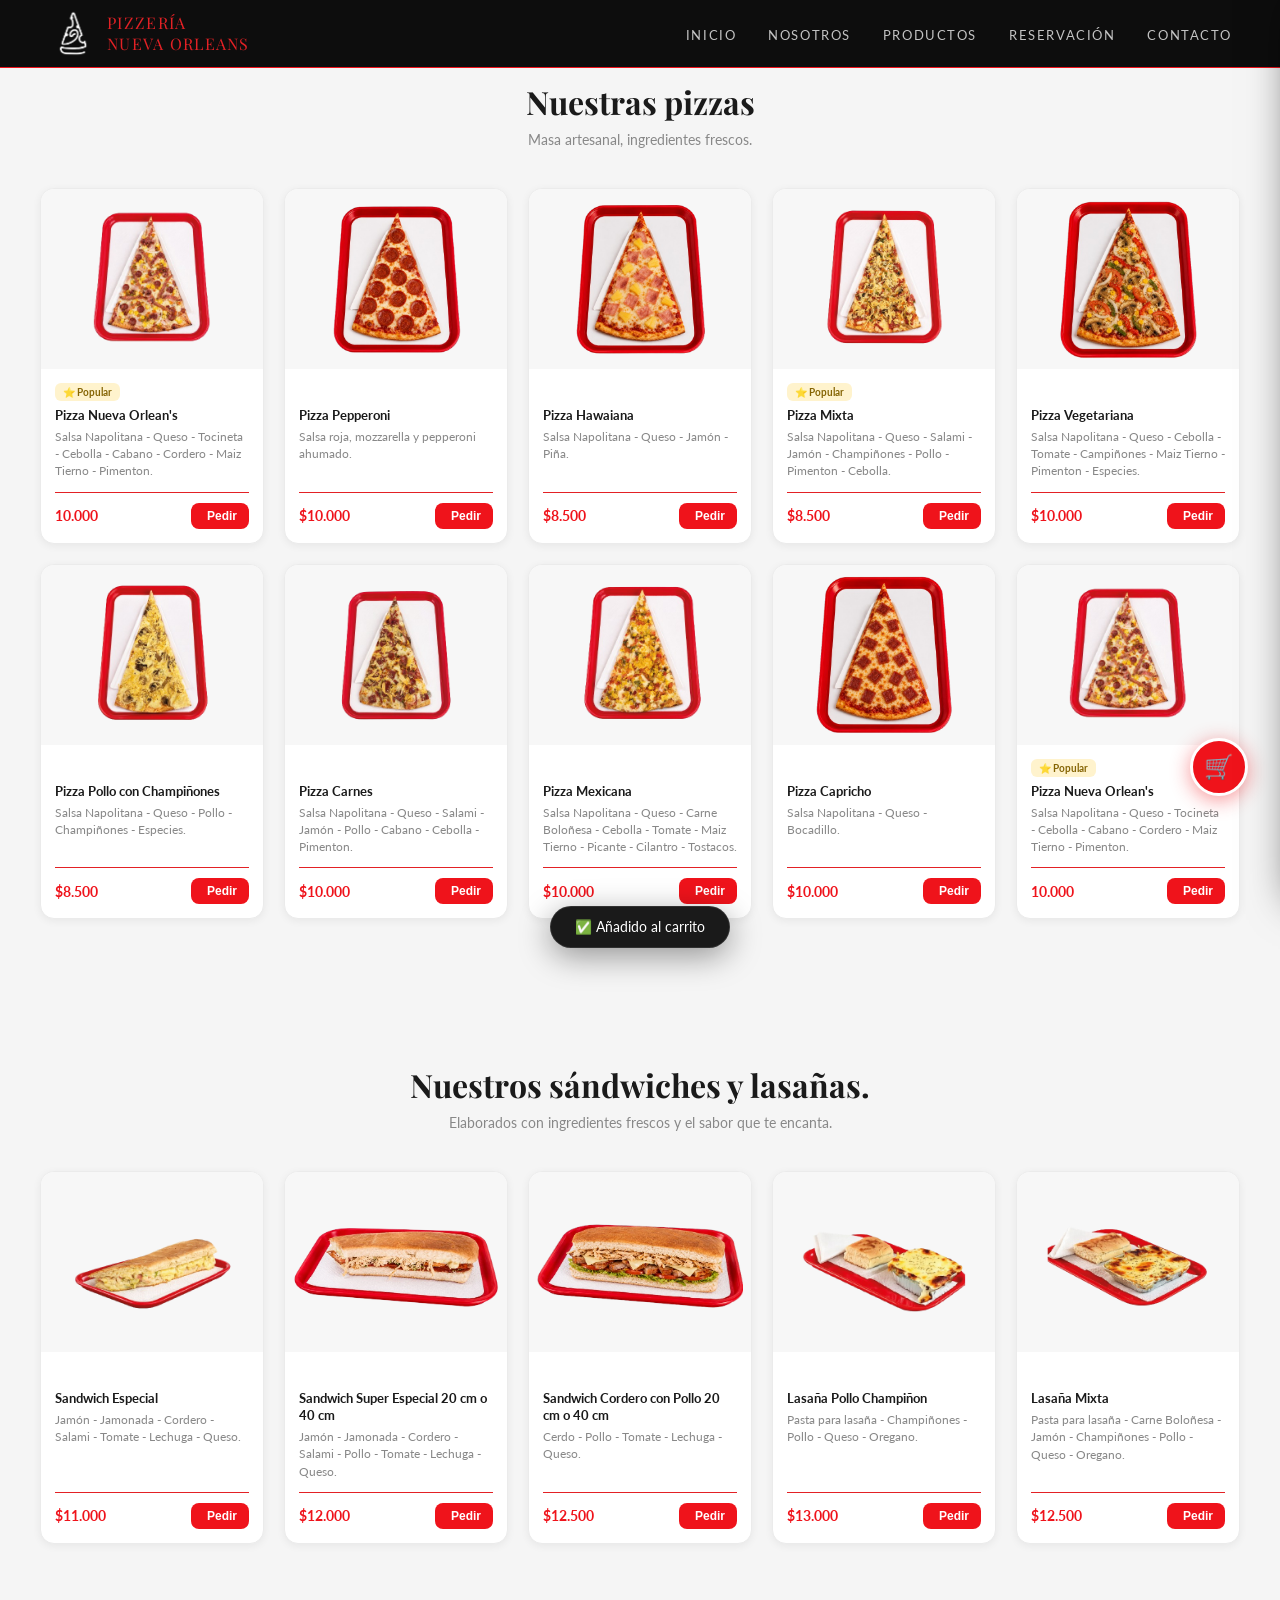
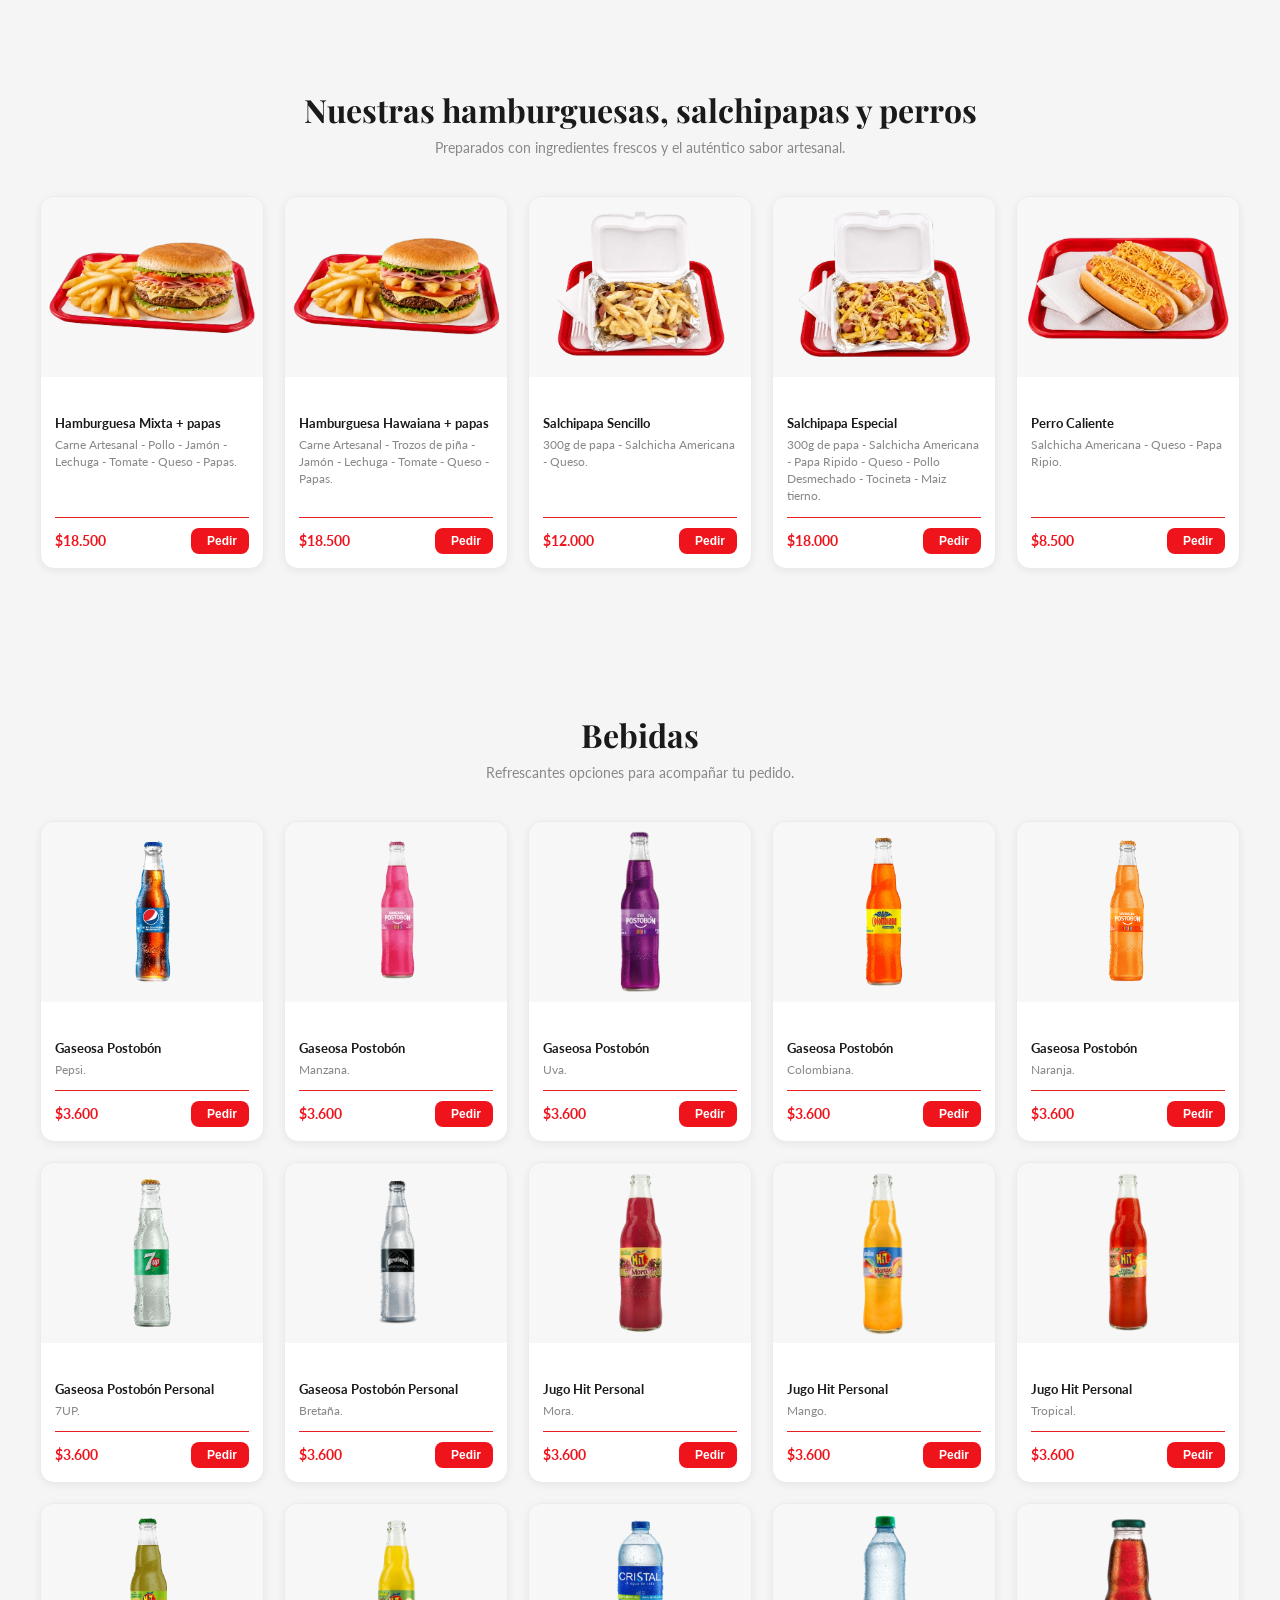
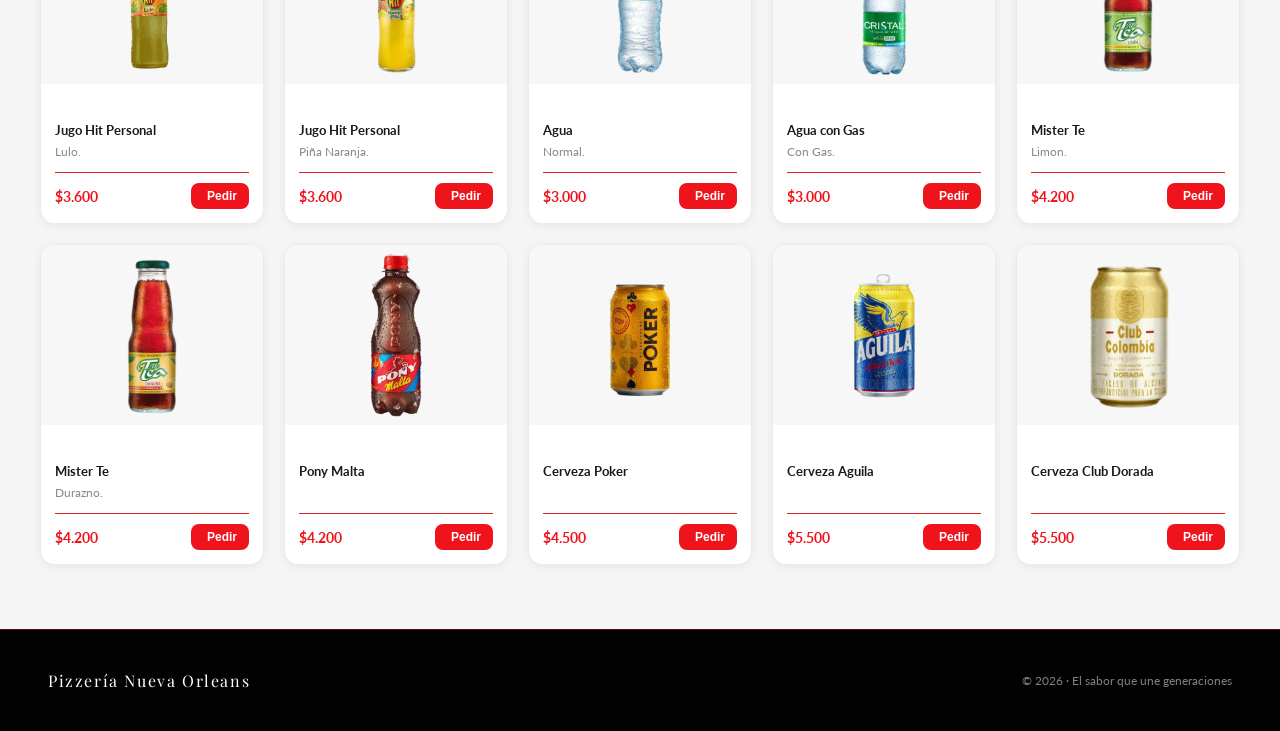
<file: productos.html>
<!DOCTYPE html>
<html lang="es">
<head>
<meta charset="utf-8">
<meta name="viewport" content="width=device-width, initial-scale=1">
<title>Productos — Pizzería Nueva Orleans</title>
<link href="https://fonts.googleapis.com/css2?family=Playfair+Display:ital,wght@0,700;1,400&family=Lato:wght@300;400;700&display=swap" rel="stylesheet">
<link rel="stylesheet" href="estilos.css">

<style>
/* ══════════════════════════════════════
   CARRITO DE COMPRAS — Nueva Orleans
══════════════════════════════════════ */

#cart-fab {
  position: fixed;
  bottom: 6.5rem;
  right: 2rem;
  width: 58px;
  height: 58px;
  background: #EF131B;
  border-radius: 50%;
  border: 3px solid #fff;
  cursor: pointer;
  z-index: 9999;
  display: flex;
  align-items: center;
  justify-content: center;
  box-shadow: 0 4px 20px rgba(239,19,27,0.45);
  transition: transform 0.2s, box-shadow 0.2s;
  font-size: 1.5rem;
}
#cart-fab:hover {
  transform: scale(1.1);
  box-shadow: 0 6px 28px rgba(239,19,27,0.6);
}
#cart-count {
  position: absolute;
  top: -4px; right: -4px;
  width: 20px; height: 20px;
  background: #fff;
  color: #EF131B;
  border-radius: 50%;
  font-size: 11px;
  font-weight: 700;
  display: none;
  align-items: center;
  justify-content: center;
  font-family: 'Lato', sans-serif;
}

#cart-panel {
  position: fixed;
  top: 0; right: -420px;
  width: 400px;
  height: 100vh;
  background: #111;
  z-index: 10000;
  display: flex;
  flex-direction: column;
  box-shadow: -8px 0 40px rgba(0,0,0,0.6);
  transition: right 0.35s cubic-bezier(0.4,0,0.2,1);
  font-family: 'Lato', sans-serif;
  border-left: 1px solid rgba(239,19,27,0.25);
}
#cart-panel.open { right: 0; }

#cart-overlay {
  position: fixed;
  inset: 0;
  background: rgba(0,0,0,0.55);
  z-index: 9999;
  opacity: 0;
  pointer-events: none;
  transition: opacity 0.35s;
}
#cart-overlay.open {
  opacity: 1;
  pointer-events: all;
}

#cart-header {
  background: #EF131B;
  padding: 18px 20px;
  display: flex;
  align-items: center;
  justify-content: space-between;
}
#cart-header h3 {
  color: #fff;
  font-family: 'Playfair Display', serif;
  font-size: 1.2rem;
  margin: 0;
}
#cart-header-right {
  display: flex;
  align-items: center;
  gap: 12px;
}
#cart-items-count {
  color: rgba(255,255,255,0.8);
  font-size: 0.8rem;
}
#cart-close-btn {
  background: none;
  border: none;
  color: #fff;
  font-size: 1.4rem;
  cursor: pointer;
  line-height: 1;
  padding: 0;
}

#cart-items {
  flex: 1;
  overflow-y: auto;
  padding: 16px;
  display: flex;
  flex-direction: column;
  gap: 12px;
}
#cart-items::-webkit-scrollbar { width: 4px; }
#cart-items::-webkit-scrollbar-thumb { background: rgba(255,255,255,0.15); border-radius: 4px; }

#cart-empty {
  display: flex;
  flex-direction: column;
  align-items: center;
  justify-content: center;
  height: 100%;
  color: rgba(255,255,255,0.3);
  gap: 12px;
  font-size: 0.9rem;
}
#cart-empty .empty-icon { font-size: 3rem; }

.cart-item {
  background: #1a1a1a;
  border-radius: 12px;
  padding: 14px;
  display: flex;
  align-items: center;
  gap: 12px;
  border: 1px solid rgba(255,255,255,0.06);
  animation: slideIn 0.25s ease;
}
@keyframes slideIn {
  from { opacity: 0; transform: translateX(20px); }
  to   { opacity: 1; transform: translateX(0); }
}
.cart-item-emoji { font-size: 2rem; flex-shrink: 0; }
.cart-item-info { flex: 1; min-width: 0; }
.cart-item-name {
  color: #fff;
  font-weight: 700;
  font-size: 0.88rem;
  white-space: nowrap;
  overflow: hidden;
  text-overflow: ellipsis;
}
.cart-item-price {
  color: #EF131B;
  font-size: 0.82rem;
  font-weight: 700;
  margin-top: 2px;
}
.cart-item-controls {
  display: flex;
  align-items: center;
  gap: 8px;
  flex-shrink: 0;
}
.cart-qty-btn {
  width: 28px; height: 28px;
  border-radius: 50%;
  border: 1px solid rgba(255,255,255,0.2);
  background: transparent;
  color: #fff;
  font-size: 1rem;
  cursor: pointer;
  display: flex; align-items: center; justify-content: center;
  transition: background 0.2s, border-color 0.2s;
}
.cart-qty-btn:hover { background: #EF131B; border-color: #EF131B; }
.cart-qty-btn.minus:hover { background: #333; border-color: #555; }
.cart-qty {
  color: #fff;
  font-weight: 700;
  font-size: 0.9rem;
  min-width: 20px;
  text-align: center;
}

#cart-footer {
  padding: 16px 20px;
  border-top: 1px solid rgba(255,255,255,0.08);
  background: #0a0a0a;
}
#cart-subtotal-row {
  display: flex;
  justify-content: space-between;
  align-items: center;
  margin-bottom: 6px;
}
#cart-subtotal-label {
  color: rgba(255,255,255,0.5);
  font-size: 0.82rem;
}
#cart-subtotal {
  color: #fff;
  font-weight: 700;
  font-size: 1rem;
}
#cart-total-row {
  display: flex;
  justify-content: space-between;
  align-items: center;
  margin-bottom: 16px;
  padding-top: 10px;
  border-top: 1px solid rgba(255,255,255,0.08);
}
#cart-total-label {
  color: #fff;
  font-weight: 700;
  font-size: 1rem;
}
#cart-total {
  color: #EF131B;
  font-weight: 700;
  font-size: 1.3rem;
}
#cart-note-label {
  color: rgba(255,255,255,0.45);
  font-size: 0.75rem;
  margin-bottom: 6px;
  display: block;
}
#cart-note {
  width: 100%;
  background: rgba(255,255,255,0.07);
  border: 1px solid rgba(255,255,255,0.12);
  border-radius: 8px;
  color: #fff;
  padding: 8px 12px;
  font-size: 0.82rem;
  font-family: 'Lato', sans-serif;
  outline: none;
  resize: none;
  margin-bottom: 12px;
  box-sizing: border-box;
  transition: border-color 0.2s;
}
#cart-note:focus { border-color: #EF131B; }
#cart-note::placeholder { color: rgba(255,255,255,0.25); }
#cart-whatsapp-btn {
  width: 100%;
  background: #25D366;
  color: #fff;
  border: none;
  border-radius: 10px;
  padding: 14px;
  font-size: 0.95rem;
  font-weight: 700;
  font-family: 'Lato', sans-serif;
  cursor: pointer;
  display: flex;
  align-items: center;
  justify-content: center;
  gap: 10px;
  transition: background 0.2s, transform 0.15s;
  letter-spacing: 0.03em;
}
#cart-whatsapp-btn:hover { background: #1da851; transform: translateY(-1px); }
#cart-whatsapp-btn:disabled {
  background: #333;
  color: rgba(255,255,255,0.3);
  cursor: not-allowed;
  transform: none;
}
.wa-icon { font-size: 1.2rem; }

#cart-toast {
  position: fixed;
  bottom: 2rem;
  left: 50%;
  transform: translateX(-50%) translateY(80px);
  background: #1a1a1a;
  color: #fff;
  padding: 12px 24px;
  border-radius: 50px;
  font-family: 'Lato', sans-serif;
  font-size: 0.85rem;
  border: 1px solid rgba(255,255,255,0.1);
  z-index: 11000;
  transition: transform 0.3s cubic-bezier(0.34,1.56,0.64,1);
  white-space: nowrap;
  box-shadow: 0 8px 32px rgba(0,0,0,0.4);
}
#cart-toast.show { transform: translateX(-50%) translateY(0); }

.btn-agregar.added {
  background: #25D366 !important;
  transform: scale(0.95);
}

@media (max-width: 480px) {
  #cart-panel { width: 100vw; right: -100vw; }
  #cart-fab { left: 1rem; }
}
</style>
</head>
<body>

<!-- ══ LANDBOT ══ -->
<script type="module" src="https://cdn.landbot.io/landbot-3/landbot-3.0.0.mjs"></script>
<script type="module">
  var myLandbot = new Landbot.Livechat({
    configUrl: 'https://storage.googleapis.com/landbot.online/v3/H-3442776-2L0ROHSTXXLOWY45/index.json',
  });
</script>

<!-- ══ CARRITO: botón flotante ══ -->
<button id="cart-fab" title="Ver carrito">
  🛒
  <span id="cart-count"></span>
</button>

<!-- ══ CARRITO: overlay ══ -->
<div id="cart-overlay"></div>

<!-- ══ CARRITO: panel lateral ══ -->
<div id="cart-panel">
  <div id="cart-header">
    <h3>🍕 Tu pedido</h3>
    <div id="cart-header-right">
      <span id="cart-items-count"></span>
      <button id="cart-close-btn">✕</button>
    </div>
  </div>

  <div id="cart-items">
    <div id="cart-empty">
      <span class="empty-icon">🍕</span>
      <span>Tu carrito está vacío</span>
      <span style="font-size:0.78rem; color:rgba(255,255,255,0.2)">Agrega pizzas para hacer tu pedido</span>
    </div>
  </div>

  <div id="cart-footer">
    <div id="cart-subtotal-row">
      <span id="cart-subtotal-label">Subtotal</span>
      <span id="cart-subtotal">$0</span>
    </div>
    <div id="cart-total-row">
      <span id="cart-total-label">Total</span>
      <span id="cart-total">$0</span>
    </div>
    <label id="cart-note-label">Nota para tu pedido (Especifica si deseas la porción o la familiar, Sandwich de 20 o 40 cm) Ya que los precios varian.</label>
    <textarea id="cart-note" rows="2" placeholder="Ej: sin cebolla, extra queso…"></textarea>
    <button id="cart-whatsapp-btn" disabled>
      <span class="wa-icon">📲</span> Enviar pedido por WhatsApp
    </button>
  </div>
</div>

<!-- ══ TOAST ══ -->
<div id="cart-toast">✅ Añadido al carrito</div>

<!-- ══ NAVEGACIÓN ══ -->
<nav>
  <div class="nav-brand">
    <img src="LogoPizzeria.png" alt="Logo" class="nav-logo-img">
    <span class="nav-logo">Pizzería<br>Nueva Orleans</span>
  </div>
  <ul class="nav-links">
    <li><a href="index.html">Inicio</a></li>
    <li><a href="nosotros.html">Nosotros</a></li>
    <li><a href="productos.html">Productos</a></li>
    <li><a href="reservacion.html">Reservación</a></li>
    <li><a href="contacto.html">Contacto</a></li>
  </ul>
</nav>

<!-- ══ PIZZAS ══ -->
<section id="productos" class="productos-section">
  <div class="section-header">
    <h2>Nuestras pizzas</h2>
    <p>Masa artesanal, ingredientes frescos.</p>
  </div>
  <div class="productos-grid">

    <div class="producto-card" data-nombre="Porción Pizza Nueva Orlean's" data-precio="10000">
      <img src="ImagenesProductos/NvaO.png" alt="" class="producto-img">
      <div class="producto-info">
        <span class="badge-popular">⭐ Popular</span>
        <p class="producto-nombre">Pizza Nueva Orlean's</p>
        <p class="producto-desc">Salsa Napolitana - Queso - Tocineta - Cebolla - Cabano - Cordero - Maiz Tierno - Pimenton.</p>
        <div class="producto-footer">
          <span class="producto-precio">10.000</span>
          <button class="btn-agregar"><i class="ti ti-plus" style="font-size:13px"></i> Pedir</button>
        </div>
      </div>
    </div>

    <div class="producto-card" data-nombre="Porción Pizza Pepperoni" data-precio="10000">
      <img src="ImagenesProductos/Peperoni.png" alt="" class="producto-img">
      <div class="producto-info">
        <span class="badge-empty">x</span>
        <p class="producto-nombre">Pizza Pepperoni</p>
        <p class="producto-desc">Salsa roja, mozzarella y pepperoni ahumado.</p>
        <div class="producto-footer">
          <span class="producto-precio">$10.000</span>
          <button class="btn-agregar"><i class="ti ti-plus" style="font-size:13px"></i> Pedir</button>
        </div>
      </div>
    </div>

    <div class="producto-card" data-nombre="Porción Pizza Hawaiana" data-precio="8500">
      <img src="ImagenesProductos/Hawaiana.png" alt="" class="producto-img">
      <div class="producto-info">
        <span class="badge-empty">x</span>
        <p class="producto-nombre">Pizza Hawaiana</p>
        <p class="producto-desc">Salsa Napolitana - Queso - Jamón - Piña.</p>
        <div class="producto-footer">
          <span class="producto-precio">$8.500</span>
          <button class="btn-agregar"><i class="ti ti-plus" style="font-size:13px"></i> Pedir</button>
        </div>
      </div>
    </div>

    <div class="producto-card" data-nombre="Porción Pizza Mixta" data-precio="8500">
      <img src="ImagenesProductos/Mixta.png" alt="" class="producto-img">
      <div class="producto-info">
        <span class="badge-popular">⭐ Popular</span>
        <p class="producto-nombre">Pizza Mixta</p>
        <p class="producto-desc">Salsa Napolitana - Queso - Salami - Jamón - Champiñones - Pollo - Pimenton - Cebolla.</p>
        <div class="producto-footer">
          <span class="producto-precio">$8.500</span>
          <button class="btn-agregar"><i class="ti ti-plus" style="font-size:13px"></i> Pedir</button>
        </div>
      </div>
    </div>

    <div class="producto-card" data-nombre="Porcion Pizza Vegetariana" data-precio="10000">
      <img src="ImagenesProductos/Vegetariana.png" alt="" class="producto-img">
      <div class="producto-info">
        <span class="badge-empty">x</span>
        <p class="producto-nombre">Pizza Vegetariana</p>
        <p class="producto-desc">Salsa Napolitana - Queso - Cebolla - Tomate - Campiñones - Maiz Tierno - Pimenton - Especies.</p>
        <div class="producto-footer">
          <span class="producto-precio">$10.000</span>
          <button class="btn-agregar"><i class="ti ti-plus" style="font-size:13px"></i> Pedir</button>
        </div>
      </div>
    </div>

    <div class="producto-card" data-nombre="Porcion Pizza Pollo con Champiñones" data-precio="8500">
      <img src="ImagenesProductos/Pollo.png" alt="" class="producto-img">
      <div class="producto-info">
        <span class="badge-empty">x</span>
        <p class="producto-nombre">Pizza Pollo con Champiñones</p>
        <p class="producto-desc">Salsa Napolitana - Queso - Pollo - Champiñones - Especies.</p>
        <div class="producto-footer">
          <span class="producto-precio">$8.500</span>
          <button class="btn-agregar"><i class="ti ti-plus" style="font-size:13px"></i> Pedir</button>
        </div>
      </div>
    </div>

    <div class="producto-card" data-nombre="Porción Pizza Carnes" data-precio="10000">
      <img src="ImagenesProductos/Carnes.png" alt="" class="producto-img">
      <div class="producto-info">
        <span class="badge-empty">x</span>
        <p class="producto-nombre">Pizza Carnes</p>
        <p class="producto-desc">Salsa Napolitana - Queso - Salami - Jamón - Pollo - Cabano - Cebolla - Pimenton.</p>
        <div class="producto-footer">
          <span class="producto-precio">$10.000</span>
          <button class="btn-agregar"><i class="ti ti-plus" style="font-size:13px"></i> Pedir</button>
        </div>
      </div>
    </div>

    <div class="producto-card" data-nombre="Porción Pizza Mexicana" data-precio="10000">
      <img src="ImagenesProductos/Mexicana.png" alt="" class="producto-img">
      <div class="producto-info">
        <span class="badge-empty">x</span>
        <p class="producto-nombre">Pizza Mexicana</p>
        <p class="producto-desc">Salsa Napolitana - Queso - Carne Boloñesa - Cebolla - Tomate - Maiz Tierno - Picante - Cilantro - Tostacos.</p>
        <div class="producto-footer">
          <span class="producto-precio">$10.000</span>
          <button class="btn-agregar"><i class="ti ti-plus" style="font-size:13px"></i> Pedir</button>
        </div>
      </div>
    </div>

    <div class="producto-card" data-nombre="Porción Pizza Capricho" data-precio="10000">
      <img src="ImagenesProductos/Capricho.png" alt="" class="producto-img">
      <div class="producto-info">
        <span class="badge-empty">x</span>
        <p class="producto-nombre">Pizza Capricho</p>
        <p class="producto-desc">Salsa Napolitana - Queso - Bocadillo.</p>
        <div class="producto-footer">
          <span class="producto-precio">$10.000</span>
          <button class="btn-agregar"><i class="ti ti-plus" style="font-size:13px"></i> Pedir</button>
        </div>
      </div>
    </div>

<div class="producto-card" data-nombre="Porción Pizza Nueva Orlean's" data-precio="10000">
      <img src="ImagenesProductos/NvaO.png" alt="" class="producto-img">
      <div class="producto-info">
        <span class="badge-popular">⭐ Popular</span>
        <p class="producto-nombre">Pizza Nueva Orlean's</p>
        <p class="producto-desc">Salsa Napolitana - Queso - Tocineta - Cebolla - Cabano - Cordero - Maiz Tierno - Pimenton.</p>
        <div class="producto-footer">
          <span class="producto-precio">10.000</span>
          <button class="btn-agregar"><i class="ti ti-plus" style="font-size:13px"></i> Pedir</button>
        </div>
      </div>
    </div>

</section>
<!-- ══ LASAÑAS ══ --> <!-- ══ SÁNDWICHES ══ -->
<section class="productos-section">
  <div class="section-header">
    <h2>Nuestros sándwiches y lasañas.</h2>
    <p>Elaborados con ingredientes frescos y el sabor que te encanta.</p>
  </div>
  <div class="productos-grid">

    <div class="producto-card" data-nombre="Porción Sandwich Especial" data-precio="11000">
      <img src="ImagenesProductos/SandwichE.png" alt="" class="producto-img">
      <div class="producto-info">
        <span class="badge-empty">x</span>
        <p class="producto-nombre">Sandwich Especial</p>
        <p class="producto-desc">Jamón - Jamonada - Cordero - Salami - Tomate - Lechuga - Queso.</p>
        <div class="producto-footer">
          <span class="producto-precio">$11.000</span>
          <button class="btn-agregar"><i class="ti ti-plus" style="font-size:13px"></i> Pedir</button>
        </div>
      </div>
    </div>

    <div class="producto-card" data-nombre="Porción Sandwich Super Especial 20 cm" data-precio="12000">
      <img src="ImagenesProductos/SandwichSE.png" alt="" class="producto-img">
      <div class="producto-info">
        <span class="badge-empty">x</span>
        <p class="producto-nombre">Sandwich Super Especial 20 cm o 40 cm</p>
        <p class="producto-desc">Jamón - Jamonada - Cordero - Salami - Pollo - Tomate - Lechuga - Queso.</p>
        <div class="producto-footer">
          <span class="producto-precio">$12.000</span>
          <button class="btn-agregar"><i class="ti ti-plus" style="font-size:13px"></i> Pedir</button>
        </div>
      </div>
    </div>

    <div class="producto-card" data-nombre="Porción Sandwich Cordero con Pollo 20 cm" data-precio="12500">
      <img src="ImagenesProductos/SandwichC.png" alt="" class="producto-img">
      <div class="producto-info">
        <span class="badge-empty">x</span>
        <p class="producto-nombre">Sandwich Cordero con Pollo 20 cm o 40 cm</p>
        <p class="producto-desc">Cerdo - Pollo - Tomate - Lechuga - Queso.</p>
        <div class="producto-footer">
          <span class="producto-precio">$12.500</span>
          <button class="btn-agregar"><i class="ti ti-plus" style="font-size:13px"></i> Pedir</button>
        </div>
      </div>
    </div>

     <div class="producto-card" data-nombre="Porción Lasaña Pollo y Champiñon" data-precio="13000">
      <img src="ImagenesProductos/LasañaC.png" alt="" class="producto-img">
      <div class="producto-info">
        <span class="badge-empty">x</span>
        <p class="producto-nombre">Lasaña Pollo Champiñon</p>
        <p class="producto-desc">Pasta para lasaña - Champiñones - Pollo - Queso - Oregano.</p>
        <div class="producto-footer">
          <span class="producto-precio">$13.000</span>
          <button class="btn-agregar"><i class="ti ti-plus" style="font-size:13px"></i> Pedir</button>
        </div>
      </div>
    </div>

 <div class="producto-card" data-nombre="Porción Lasaña Mixta" data-precio="12500">
      <img src="ImagenesProductos/LasañaM.png" alt="" class="producto-img">
      <div class="producto-info">
        <span class="badge-empty">x</span>
        <p class="producto-nombre">Lasaña Mixta</p>
        <p class="producto-desc">Pasta para lasaña - Carne Boloñesa - Jamón - Champiñones - Pollo - Queso - Oregano.</p>
        <div class="producto-footer">
          <span class="producto-precio">$12.500</span>
          <button class="btn-agregar"><i class="ti ti-plus" style="font-size:13px"></i> Pedir</button>
        </div>
      </div>
    </div>
     
</section>

<!-- ══ HAMBURGUESAS, SALCHIPAPAS Y PERRO CALIENTE ══ -->
<section class="productos-section">
  <div class="section-header">
    <h2>Nuestras hamburguesas, salchipapas y perros</h2>
    <p>Preparados con ingredientes frescos y el auténtico sabor artesanal.</p>
  </div>
  <div class="productos-grid">

    <div class="producto-card" data-nombre="Hamburguesa Mixta + Papas" data-precio="18500">
      <img src="ImagenesProductos/HamburguesaM.png" alt="" class="producto-img">
      <div class="producto-info">
        <span class="badge-empty">x</span>
        <p class="producto-nombre">Hamburguesa Mixta + papas</p>
        <p class="producto-desc">Carne Artesanal - Pollo - Jamón - Lechuga - Tomate - Queso - Papas.</p>
        <div class="producto-footer">
          <span class="producto-precio">$18.500</span>
          <button class="btn-agregar"><i class="ti ti-plus" style="font-size:13px"></i> Pedir</button>
        </div>
      </div>
    </div>

    <div class="producto-card" data-nombre="Hamburguesa Hawaiana + Papas" data-precio="18500">
      <img src="ImagenesProductos/HamburguesaH.png" alt="" class="producto-img">
      <div class="producto-info">
        <span class="badge-empty">x</span>
        <p class="producto-nombre">Hamburguesa Hawaiana + papas</p>
        <p class="producto-desc">Carne Artesanal - Trozos de piña - Jamón - Lechuga - Tomate - Queso - Papas.</p>
        <div class="producto-footer">
          <span class="producto-precio">$18.500</span>
          <button class="btn-agregar"><i class="ti ti-plus" style="font-size:13px"></i> Pedir</button>
        </div>
      </div>
    </div>

    <div class="producto-card" data-nombre="Salchipapa Sencillo" data-precio="12000">
      <img src="ImagenesProductos/SalchipapaS.png" alt="" class="producto-img">
      <div class="producto-info">
        <span class="badge-empty">x</span>
        <p class="producto-nombre">Salchipapa Sencillo</p>
        <p class="producto-desc">300g de papa - Salchicha Americana - Queso.</p>
        <div class="producto-footer">
          <span class="producto-precio">$12.000</span>
          <button class="btn-agregar"><i class="ti ti-plus" style="font-size:13px"></i> Pedir</button>
        </div>
      </div>
    </div>

    <div class="producto-card" data-nombre="Salchipapa Especial" data-precio="18000">
      <img src="ImagenesProductos/SalchipapaE.png" alt="" class="producto-img">
      <div class="producto-info">
        <span class="badge-empty">x</span>
        <p class="producto-nombre">Salchipapa Especial</p>
        <p class="producto-desc">300g de papa - Salchicha Americana - Papa Ripido - Queso - Pollo Desmechado - Tocineta - Maiz tierno.</p>
        <div class="producto-footer">
          <span class="producto-precio">$18.000</span>
          <button class="btn-agregar"><i class="ti ti-plus" style="font-size:13px"></i> Pedir</button>
        </div>
      </div>
    </div>

    <div class="producto-card" data-nombre="Perro Caliente" data-precio="8500">
      <img src="ImagenesProductos/PerroC.png" alt="" class="producto-img">
      <div class="producto-info">
        <span class="badge-empty">x</span>
        <p class="producto-nombre">Perro Caliente</p>
        <p class="producto-desc">Salchicha Americana - Queso - Papa Ripio.</p>
        <div class="producto-footer">
          <span class="producto-precio">$8.500</span>
          <button class="btn-agregar"><i class="ti ti-plus" style="font-size:13px"></i> Pedir</button>
        </div>
      </div>
    </div>

  </div>
</section>

<!-- ══ BEBIDAS ══ -->
<section class="productos-section">
  <div class="section-header">
    <h2>Bebidas</h2>
    <p>Refrescantes opciones para acompañar tu pedido.</p>
  </div>
  <div class="productos-grid">

    <div class="producto-card" data-nombre="Gaseosa Postobón Pepsi" data-precio="3600">
      <img src="ImagenesProductos/Pepsi.png" alt="Gaseosa Postobón Personal" class="producto-img">
      <div class="producto-info">
        <span class="badge-empty">x</span>
        <p class="producto-nombre">Gaseosa Postobón</p>
        <p class="producto-desc">Pepsi.</p>
        <div class="producto-footer">
          <span class="producto-precio">$3.600</span>
          <button class="btn-agregar"><i class="ti ti-plus" style="font-size:13px"></i> Pedir</button>
        </div>
      </div>
    </div>

    <div class="producto-card" data-nombre="Gaseosa Postobón Manzana" data-precio="3600">
      <img src="ImagenesProductos/Manzana.png" alt="Gaseosa Postobón Personal" class="producto-img">
      <div class="producto-info">
        <span class="badge-empty">x</span>
        <p class="producto-nombre">Gaseosa Postobón</p>
        <p class="producto-desc">Manzana.</p>
        <div class="producto-footer">
          <span class="producto-precio">$3.600</span>
          <button class="btn-agregar"><i class="ti ti-plus" style="font-size:13px"></i> Pedir</button>
        </div>
      </div>
    </div>

    <div class="producto-card" data-nombre="Gaseosa Postobón Uva" data-precio="3600">
      <img src="ImagenesProductos/Uva.png" alt="Gaseosa Postobón Personal" class="producto-img">
      <div class="producto-info">
        <span class="badge-empty">x</span>
        <p class="producto-nombre">Gaseosa Postobón</p>
        <p class="producto-desc">Uva.</p>
        <div class="producto-footer">
          <span class="producto-precio">$3.600</span>
          <button class="btn-agregar"><i class="ti ti-plus" style="font-size:13px"></i> Pedir</button>
        </div>
      </div>
    </div>

    <div class="producto-card" data-nombre="Gaseosa Postobón Colombiana" data-precio="3600">
      <img src="ImagenesProductos/Colombiana.png" alt="Gaseosa Postobón Personal" class="producto-img">
      <div class="producto-info">
        <span class="badge-empty">x</span>
        <p class="producto-nombre">Gaseosa Postobón</p>
        <p class="producto-desc">Colombiana.</p>
        <div class="producto-footer">
          <span class="producto-precio">$3.600</span>
          <button class="btn-agregar"><i class="ti ti-plus" style="font-size:13px"></i> Pedir</button>
        </div>
      </div>
    </div>

    <div class="producto-card" data-nombre="Gaseosa Postobón Naranja" data-precio="3600">
      <img src="ImagenesProductos/Naranja.png" alt="Gaseosa Postobón Personal" class="producto-img">
      <div class="producto-info">
        <span class="badge-empty">x</span>
        <p class="producto-nombre">Gaseosa Postobón</p>
        <p class="producto-desc">Naranja.</p>
        <div class="producto-footer">
          <span class="producto-precio">$3.600</span>
          <button class="btn-agregar"><i class="ti ti-plus" style="font-size:13px"></i> Pedir</button>
        </div>
      </div>
    </div>

    <div class="producto-card" data-nombre="Gaseosa Postobón 7UP" data-precio="3600">
      <img src="ImagenesProductos/7up.png" alt="Gaseosa Postobón Personal" class="producto-img">
      <div class="producto-info">
        <span class="badge-empty">x</span>
        <p class="producto-nombre">Gaseosa Postobón Personal</p>
        <p class="producto-desc">7UP.</p>
        <div class="producto-footer">
          <span class="producto-precio">$3.600</span>
          <button class="btn-agregar"><i class="ti ti-plus" style="font-size:13px"></i> Pedir</button>
        </div>
      </div>
    </div>

    <div class="producto-card" data-nombre="Gaseosa Postobón Bretaña" data-precio="3600">
      <img src="ImagenesProductos/Bretaña.png" alt="" class="producto-img">
      <div class="producto-info">
        <span class="badge-empty">x</span>
        <p class="producto-nombre">Gaseosa Postobón Personal</p>
        <p class="producto-desc">Bretaña.</p>
        <div class="producto-footer">
          <span class="producto-precio">$3.600</span>
          <button class="btn-agregar"><i class="ti ti-plus" style="font-size:13px"></i> Pedir</button>
        </div>
      </div>
    </div>

    <div class="producto-card" data-nombre="Jugo Hit Mora" data-precio="3600">
      <img src="ImagenesProductos/Mora.png" alt="" class="producto-img">
      <div class="producto-info">
        <span class="badge-empty">x</span>
        <p class="producto-nombre">Jugo Hit Personal</p>
        <p class="producto-desc">Mora.</p>
        <div class="producto-footer">
          <span class="producto-precio">$3.600</span>
          <button class="btn-agregar"><i class="ti ti-plus" style="font-size:13px"></i> Pedir</button>
        </div>
      </div>
    </div>

    <div class="producto-card" data-nombre="Jugo Hit Mango" data-precio="3600">
      <img src="ImagenesProductos/Mango.png" alt="" class="producto-img">
      <div class="producto-info">
        <span class="badge-empty">x</span>
        <p class="producto-nombre">Jugo Hit Personal</p>
        <p class="producto-desc">Mango.</p>
        <div class="producto-footer">
          <span class="producto-precio">$3.600</span>
          <button class="btn-agregar"><i class="ti ti-plus" style="font-size:13px"></i> Pedir</button>
        </div>
      </div>
    </div>

    <div class="producto-card" data-nombre="Jugo Hit Tropical" data-precio="3600">
      <img src="ImagenesProductos/Tropical.png" alt="" class="producto-img">
      <div class="producto-info">
        <span class="badge-empty">x</span>
        <p class="producto-nombre">Jugo Hit Personal</p>
        <p class="producto-desc">Tropical.</p>
        <div class="producto-footer">
          <span class="producto-precio">$3.600</span>
          <button class="btn-agregar"><i class="ti ti-plus" style="font-size:13px"></i> Pedir</button>
        </div>
      </div>
    </div>

<div class="producto-card" data-nombre="Jugo Hit Lulo" data-precio="3600">
      <img src="ImagenesProductos/Lulo.png" alt="" class="producto-img">
      <div class="producto-info">
        <span class="badge-empty">x</span>
        <p class="producto-nombre">Jugo Hit Personal</p>
        <p class="producto-desc">Lulo.</p>
        <div class="producto-footer">
          <span class="producto-precio">$3.600</span>
          <button class="btn-agregar"><i class="ti ti-plus" style="font-size:13px"></i> Pedir</button>
        </div>
      </div>
    </div>
     
    <div class="producto-card" data-nombre="Jugo Hit Piña Naranja" data-precio="3600">
      <img src="ImagenesProductos/Piña.png" alt="" class="producto-img">
      <div class="producto-info">
        <span class="badge-empty">x</span>
        <p class="producto-nombre">Jugo Hit Personal</p>
        <p class="producto-desc">Piña Naranja.</p>
        <div class="producto-footer">
          <span class="producto-precio">$3.600</span>
          <button class="btn-agregar"><i class="ti ti-plus" style="font-size:13px"></i> Pedir</button>
        </div>
      </div>
    </div>

    <div class="producto-card" data-nombre="Agua Normal" data-precio="3000">
      <img src="ImagenesProductos/Agua.png" alt="" class="producto-img">
      <div class="producto-info">
        <span class="badge-empty">x</span>
        <p class="producto-nombre">Agua</p>
        <p class="producto-desc">Normal.</p>
        <div class="producto-footer">
          <span class="producto-precio">$3.000</span>
          <button class="btn-agregar"><i class="ti ti-plus" style="font-size:13px"></i> Pedir</button>
        </div>
      </div>
    </div>

    <div class="producto-card" data-nombre="Agua con Gas" data-precio="3000">
      <img src="ImagenesProductos/Gas.png" alt="" class="producto-img">
      <div class="producto-info">
        <span class="badge-empty">x</span>
        <p class="producto-nombre">Agua con Gas</p>
        <p class="producto-desc">Con Gas.</p>
        <div class="producto-footer">
          <span class="producto-precio">$3.000</span>
          <button class="btn-agregar"><i class="ti ti-plus" style="font-size:13px"></i> Pedir</button>
        </div>
      </div>
    </div>

    <div class="producto-card" data-nombre="Mister Te Limon" data-precio="4200">
      <img src="ImagenesProductos/Limon.png" alt="" class="producto-img">
      <div class="producto-info">
        <span class="badge-empty">x</span>
        <p class="producto-nombre">Mister Te</p>
        <p class="producto-desc">Limon.</p>
        <div class="producto-footer">
          <span class="producto-precio">$4.200</span>
          <button class="btn-agregar"><i class="ti ti-plus" style="font-size:13px"></i> Pedir</button>
        </div>
      </div>
    </div>

    <div class="producto-card" data-nombre="Mister Te Durazno" data-precio="4200">
      <img src="ImagenesProductos/Durazno.png" alt="" class="producto-img">
      <div class="producto-info">
        <span class="badge-empty">x</span>
        <p class="producto-nombre">Mister Te</p>
        <p class="producto-desc">Durazno.</p>
        <div class="producto-footer">
          <span class="producto-precio">$4.200</span>
          <button class="btn-agregar"><i class="ti ti-plus" style="font-size:13px"></i> Pedir</button>
        </div>
      </div>
    </div>

    <div class="producto-card" data-nombre="Pony Malta" data-precio="4200">
      <img src="ImagenesProductos/Pony.png" alt="" class="producto-img">
      <div class="producto-info">
        <span class="badge-empty">x</span>
        <p class="producto-nombre">Pony Malta</p>
        <p class="producto-desc"></p>
        <div class="producto-footer">
          <span class="producto-precio">$4.200</span>
          <button class="btn-agregar"><i class="ti ti-plus" style="font-size:13px"></i> Pedir</button>
        </div>
      </div>
    </div>

    <div class="producto-card" data-nombre="Cerveza Poker" data-precio="4500">
      <img src="ImagenesProductos/Poker.png" alt="" class="producto-img">
      <div class="producto-info">
        <span class="badge-empty">x</span>
        <p class="producto-nombre">Cerveza Poker</p>
        <p class="producto-desc"></p>
        <div class="producto-footer">
          <span class="producto-precio">$4.500</span>
          <button class="btn-agregar"><i class="ti ti-plus" style="font-size:13px"></i> Pedir</button>
        </div>
      </div>
    </div>

    <div class="producto-card" data-nombre="Cerveza Aguila" data-precio="5500">
      <img src="ImagenesProductos/Aguila.png" alt="" class="producto-img">
      <div class="producto-info">
        <span class="badge-empty">x</span>
        <p class="producto-nombre">Cerveza Aguila</p>
        <p class="producto-desc"></p>
        <div class="producto-footer">
          <span class="producto-precio">$5.500</span>
          <button class="btn-agregar"><i class="ti ti-plus" style="font-size:13px"></i> Pedir</button>
        </div>
      </div>
    </div>

    <div class="producto-card" data-nombre="Cerveza Club Dorada" data-precio="5500">
      <img src="ImagenesProductos/Club.png" alt="" class="producto-img">
      <div class="producto-info">
        <span class="badge-empty">x</span>
        <p class="producto-nombre">Cerveza Club Dorada</p>
        <p class="producto-desc"></p>
        <div class="producto-footer">
          <span class="producto-precio">$5.500</span>
          <button class="btn-agregar"><i class="ti ti-plus" style="font-size:13px"></i> Pedir</button>
        </div>
      </div>
    </div>

  </div>
</section>

<!-- ══ FOOTER ══ -->
<footer>
  <span class="footer-logo">Pizzería Nueva Orleans</span>
  <span class="footer-copy">© 2026 · El sabor que une generaciones</span>
</footer>

<!-- ══ SCRIPT CARRITO ══ -->
<script>
(function () {
  const WHATSAPP_NUMBER = '573227904638';
  const EMOJIS = ['🍕','🍕','🧀','🍍','🥦','🍗','🥩','🦐'];

  let cart = [];
  let toastTimer;

  const fab        = document.getElementById('cart-fab');
  const countBadge = document.getElementById('cart-count');
  const panel      = document.getElementById('cart-panel');
  const overlay    = document.getElementById('cart-overlay');
  const closeBtn   = document.getElementById('cart-close-btn');
  const itemsList  = document.getElementById('cart-items');
  const emptyEl    = document.getElementById('cart-empty');
  const itemsCount = document.getElementById('cart-items-count');
  const subtotalEl = document.getElementById('cart-subtotal');
  const totalEl    = document.getElementById('cart-total');
  const noteEl     = document.getElementById('cart-note');
  const waBtn      = document.getElementById('cart-whatsapp-btn');
  const toast      = document.getElementById('cart-toast');

  function openCart()  { panel.classList.add('open'); overlay.classList.add('open'); }
  function closeCart() { panel.classList.remove('open'); overlay.classList.remove('open'); }

  fab.addEventListener('click', openCart);
  closeBtn.addEventListener('click', closeCart);
  overlay.addEventListener('click', closeCart);

  function fmt(n) {
    return '$' + n.toLocaleString('es-CO');
  }

  function render() {
    Array.from(itemsList.children).forEach(el => {
      if (el.id !== 'cart-empty') el.remove();
    });

    const totalUnits = cart.reduce((s, i) => s + i.cantidad, 0);
    const total      = cart.reduce((s, i) => s + i.precio * i.cantidad, 0);

    if (totalUnits > 0) {
      countBadge.style.display = 'flex';
      countBadge.textContent = totalUnits;
    } else {
      countBadge.style.display = 'none';
    }

    emptyEl.style.display = cart.length === 0 ? 'flex' : 'none';

    cart.forEach(item => {
      const div = document.createElement('div');
      div.className = 'cart-item';
      div.innerHTML = `
        <span class="cart-item-emoji">${item.emoji}</span>
        <div class="cart-item-info">
          <div class="cart-item-name">${item.nombre}</div>
          <div class="cart-item-price">${fmt(item.precio)} c/u</div>
        </div>
        <div class="cart-item-controls">
          <button class="cart-qty-btn minus" data-id="${item.id}">−</button>
          <span class="cart-qty">${item.cantidad}</span>
          <button class="cart-qty-btn plus" data-id="${item.id}">+</button>
        </div>
      `;
      itemsList.appendChild(div);
    });

    subtotalEl.textContent = fmt(total);
    totalEl.textContent    = fmt(total);
    itemsCount.textContent = totalUnits > 0 ? `${totalUnits} item${totalUnits > 1 ? 's' : ''}` : '';
    waBtn.disabled = cart.length === 0;
  }

  function agregarItem(nombre, precio, emoji) {
    const existing = cart.find(i => i.nombre === nombre);
    if (existing) {
      existing.cantidad++;
    } else {
      cart.push({ id: nombre, nombre, precio, cantidad: 1, emoji });
    }
    render();
    showToast(`🍕 ${nombre} añadido`);
  }

  function showToast(msg) {
    toast.textContent = msg;
    toast.classList.add('show');
    clearTimeout(toastTimer);
    toastTimer = setTimeout(() => toast.classList.remove('show'), 2200);
  }

  document.querySelectorAll('.producto-card').forEach((card, idx) => {
    const btn    = card.querySelector('.btn-agregar');
    const nombre = card.dataset.nombre;
    const precio = parseInt(card.dataset.precio, 10);
    const emoji  = EMOJIS[idx] || '🍕';

    btn.addEventListener('click', () => {
      agregarItem(nombre, precio, emoji);
      btn.classList.add('added');
      setTimeout(() => btn.classList.remove('added'), 600);
    });
  });

  itemsList.addEventListener('click', e => {
    const id = e.target.closest('[data-id]')?.dataset.id;
    if (!id) return;

    if (e.target.closest('.plus')) {
      cart.find(i => i.id === id).cantidad++;
    } else if (e.target.closest('.minus')) {
      const item = cart.find(i => i.id === id);
      item.cantidad--;
      if (item.cantidad <= 0) cart = cart.filter(i => i.id !== id);
    }
    render();
  });

  waBtn.addEventListener('click', () => {
    if (cart.length === 0) return;

    let msg = '🍕 *Pedido — Pizzería Nueva Orleans*\n\n';
    cart.forEach(item => {
      msg += `• ${item.nombre} x${item.cantidad} → ${fmt(item.precio * item.cantidad)}\n`;
    });

    const total = cart.reduce((s, i) => s + i.precio * i.cantidad, 0);
    msg += `\n*Total: ${fmt(total)}*`;

    const nota = noteEl.value.trim();
    if (nota) msg += `\n\n📝 Nota: ${nota}`;

    const url = `https://wa.me/${WHATSAPP_NUMBER}?text=${encodeURIComponent(msg)}`;
    window.open(url, '_blank');
  });

  render();
})();
</script>

</body>
</html>
</file>
<file: estilos.css>
*, *::before, *::after {
  box-sizing: border-box;
  margin: 0;
  padding: 0;
}


:root {
  --rojo: #EF131B;          /*SECTCION DE VARIABLES PARA UTILIZAR LOS COLORES CORPORATIVOS*/
  --rojo-oscuro: #B30E14;
  --blanco: #ffffff;
  --fondo-claro: #F8F9FA;
}

html { scroll-behavior: smooth; }

body {
  font-family: 'Lato', sans-serif;
  background: #E32125;
  color: #1a1a1a;
  overflow-x: hidden;
}

/* ══ NAV ══ */
nav {
  position: fixed;
  top: 0;
  width: 100%;
  z-index: 100;
  background: rgba(0,0,0,0.95);                             /*CONFIGURACION DE BARRA DE NAVEGACION*/
  backdrop-filter: blur(8px);
  border-bottom: 1px solid rgba(239, 19, 27, 1.0);
  display: flex;
  align-items: center;
  justify-content: space-between;
  padding: 0 3rem;
  height: 68px;

}
.pizza-png img{
  width: 100%;
  max-width: 480px;
  height: 350px;
  display: flex;
  align-items: center;
  justify-content: center;
  position: relative;
  overflow: hidden;
  border-radius: 4px;
}

.pizza-png img {
  width: 100%;
  height: 100%;
  object-fit: cover;
  object-position: center;  /* centra la imagen */
  display: block;
}


.nav-brand {
  display: flex;
  align-items: center;
  gap: 10px;
}

.nav-logo {
  font-family: 'Playfair Display', serif;
  font-size: 1rem;
  color: #E32125 !important;
  letter-spacing: 0.08em;
  text-transform: uppercase;
  line-height: 1.3;
}

.nav-logo-img {
  height: 50px;
  width: auto;
  object-fit: contain;
}

.nav-links {
  display: flex;
  gap: 2rem;
  list-style: none;
}

.nav-links a {
  color: rgba(255,255,255,0.75);
  text-decoration: none;
  font-size: 0.82rem;
  letter-spacing: 0.12em;
  text-transform: uppercase;
  transition: color 0.2s;
}

.nav-links a:hover { color: var(--rojo); }
* ══ CARRUSEL ══ */
.carousel-section {
  background: #0a0a0a;
  padding: 0;
  overflow: hidden;
}

.carousel-section {
  background: #0a0a0a;
  padding: 0;
  overflow: hidden;        /* ← clave */
}

.carousel-wrap {
  position: relative;
  width: 100%;
  overflow: hidden;        /* ← clave */
}

.carousel-track {
  display: flex;
  transition: transform 0.6s cubic-bezier(.77,0,.18,1);
}

.carousel-slide {
  min-width: 100%;
  height: 480px;           /* ← altura fija */
  display: flex;
  align-items: center;
  position: relative;
  overflow: hidden;        /* ← esto contiene la pizza */
}

.carousel-slide.slide-1 { background: linear-gradient(135deg, #730505 0%, #450D02 60%, #140101 100%); }
.carousel-slide.slide-2 { background: linear-gradient(135deg, #380909 0%, #030000 60%, #380909 100%); }
.carousel-slide.slide-3 { background: linear-gradient(135deg, #7a0e0e 0%, #B30E14 60%, #4a0808 100%); }


.slide-body {
  position: relative;
  z-index: 2;
  padding: 0 5rem;
  max-width: 52%;
  display: flex;
  flex-direction: column;
  gap: 16px;
}

.slide-badge {
  display: inline-block;
  padding: 5px 16px;
  border-radius: 40px;
  font-size: 0.68rem;
  font-weight: 700;
  letter-spacing: 0.2em;
  text-transform: uppercase;
  background: rgba(255,255,255,0.15);
  color: rgba(255,255,255,0.85);
  width: fit-content;
}

.slide-title {
  font-family: 'Playfair Display', serif;
  font-size: clamp(2.2rem, 4vw, 3.8rem);
  line-height: 1.05;
  color: #fff;
}

.slide-title .accent { color: var(--rojo); font-style: italic; }

.slide-desc {
  font-family: 'Lato', sans-serif;
  font-size: 0.88rem;
  color: rgba(255,255,255,0.7);
  line-height: 1.7;
  max-width: 340px;
}

.slide-cta {
  display: inline-block;
  padding: 0.85rem 2.2rem;
  background: var(--rojo);
  color: #fff;
  font-family: 'Lato', sans-serif;
  font-size: 0.78rem;
  letter-spacing: 0.18em;
  text-transform: uppercase;
  border: none;
  cursor: pointer;
  width: fit-content;
  transition: background 0.2s, transform 0.15s;
  text-decoration: none;
}
.slide-cta:hover { background: var(--rojo-oscuro); transform: translateY(-2px); }


/* ══ WHATSAPP FLOTANTE ══ */
.whatsapp-float {
  position: fixed;
  bottom: 6rem;  /* ← antes era 2rem, ahora sube */
  right: 1.5rem;
  width: 56px;
  height: 58px;
  background: #25D366;
  border-radius: 50%;
  display: flex;
  align-items: center;
  justify-content: center;
  box-shadow: 0 4px 15px rgba(37, 211, 102, 0.4);
  z-index: 1000;
  transition: transform 0.2s, box-shadow 0.2s;
}

.whatsapp-float:hover {
  transform: scale(1.1);
  box-shadow: 0 6px 20px rgba(37, 211, 102, 0.6);
}

.whatsapp-float img {
  width: 34px;
  height: 34px;
}


/* Imagen pizza */
.slide-img {
  position: absolute;
  right: 3%;
  top: 50%;
  transform: translateY(-50%);
  width: 300px;            /* ← reducido */
  height: 300px;           /* ← reducido */
  z-index: 2;
}

.slide-img img {
  width: 100%;
  height: 100%;
  object-fit: contain;
  filter: drop-shadow(0 16px 40px rgba(0,0,0,0.5));
} |

/* Placeholder cuando no hay imagen */
.slide-img-placeholder {
  width: 100%;
  height: 100%;
  border-radius: 50%;
  border: 2px dashed rgba(255,255,255,0.2);
  display: flex;
  flex-direction: column;
  align-items: center;
  justify-content: center;
  color: rgba(255,255,255,0.3);
  font-size: 0.75rem;
  letter-spacing: 0.1em;
  text-transform: uppercase;
  gap: 8px;
}
.slide-img-placeholder span:first-child { font-size: 3rem; }


/* Nav flechas */
.carousel-btn {
  position: absolute;
  top: 50%;
  transform: translateY(-50%);
  z-index: 20;
  width: 46px;
  height: 46px;
  border-radius: 50%;
  border: 1.5px solid rgba(255,255,255,0.3);
  background: rgba(0,0,0,0.3);
  color: #fff;
  font-size: 1.5rem;
  cursor: pointer;
  display: flex;
  align-items: center;
  justify-content: center;
  backdrop-filter: blur(6px);
  transition: background 0.2s, border-color 0.2s;
  line-height: 1;
}
.carousel-btn:hover { background: rgba(239,19,27,0.5); border-color: var(--rojo); }
.carousel-btn.prev { left: 1.5rem; }
.carousel-btn.next { right: 1.5rem; }

/* Dots */
.carousel-dots {
  position: absolute;
  bottom: 1.2rem;
  left: 50%;
  transform: translateX(-50%);
  display: flex;
  gap: 8px;
  z-index: 20;
}
.carousel-dot {
  width: 8px;
  height: 8px;
  border-radius: 50%;
  background: rgba(255,255,255,0.3);
  border: none;
  cursor: pointer;
  transition: background 0.3s, transform 0.3s;
}
.carousel-dot.active { background: var(--rojo); transform: scale(1.4); }

.slide-img {
  position: absolute;
  right: 5%;
  top: 50%;
  transform: translateY(-50%);
  width: 315px;
  height: 315px
  filter: drop-shadow(0 16px 40px rgba(0,0,0,0.5));
  display: block;
}

/* Contador */
.carousel-counter {
  position: absolute;
  top: 1.2rem;
  right: 1.5rem;
  z-index: 20;
  font-size: 0.72rem;
  font-weight: 700;
  color: rgba(255,255,255,0.4);
  letter-spacing: 0.2em;
  font-family: 'Lato', sans-serif;
}

/* Responsive */
@media (max-width: 700px) {
  .carousel-slide { height: auto; padding: 3rem 0 5rem; flex-direction: column; align-items: flex-start; }
  .slide-body { max-width: 100%; padding: 0 1.5rem; }
  .slide-title { font-size: 2rem; }
  .slide-img { position: relative; right: auto; top: auto; transform: none; width: 200px; height: 200px; align-self: center; margin-top: 1.5rem; animation: pizzaFloatMobile 4s ease-in-out infinite; }
  @keyframes pizzaFloatMobile { 0%,100%{transform:rotate(-4deg)} 50%{transform:translateY(-10px) rotate(2deg)} }
}

/* ══ HERO ══ */
#inicio {
  min-height: 100vh;
background: linear-gradient(135deg, #F8F9FA 0%, #ffffff 100%);
display: flex;
align-items: center;
justify-content: space-between;
padding: 5rem 5rem 4rem;
gap: 2rem;
overflow: hidden;   /* ← esto evita que la pizza se salga */
}

/* Sin animación, solo sombra elegante */
.hero-img-wrap {
flex-shrink: 0;
width: 460px;
height: 460px;
display: flex;
align-items: center;
justify-content: center;
/* sin animation */
}

.hero-pizza-img {
width: 100%;
height: 100%;
object-fit: contain;
filter: drop-shadow(0 20px 50px rgba(239,19,27,0.2));
}

.hero-content {
  position: relative;
  z-index: 1;
  max-width: 520px;
  text-align: left;
}

.hero-btns {
  display: flex;
  gap: 1rem;
  flex-wrap: wrap;
  margin-top: 0.5rem;
}


.hero-eyebrow {
  font-size: 0.72rem;
  letter-spacing: 0.3em;
  text-transform: uppercase;
  color: var(--rojo);
  margin-bottom: 1.2rem;
}

.hero-title {
  font-family: 'Playfair Display', serif;   /* ← esta línea es clave */
  font-size: clamp(2.5rem, 4.5vw, 4.2rem);
  line-height: 1.05;
  margin-bottom: 1.2rem;
  color: #1a1a1a;
}


.hero-title em {
  color: var(--rojo);
  font-style: italic;
}

.hero-sub {
  font-size: 0.85rem;
  letter-spacing: 0.25em;
  text-transform: uppercase;
  color: #555;
  margin-bottom: 2rem;
}

.hero-divider {
  width: 60px;
  height: 2px;
  background: var(--rojo);
  margin: 0 0 2rem 0;
}

@keyframes pizzaFloat {
  0%, 100% { transform: translateY(0px) rotate(-3deg); }
  50%       { transform: translateY(-20px) rotate(3deg); }
}

@media (max-width: 900px) {
  #inicio {
    flex-direction: column;
    text-align: center;
    padding: 6rem 2rem 4rem;
  }

  .hero-btns { justify-content: center; }
  .hero-img-wrap { width: 260px; height: 260px; }
  .hero-divider { margin: 0 auto 2.5rem; }
}

/* ══ BOTONES ══ */
.btn-primary {
  display: inline-block;
  padding: 0.85rem 2.4rem;
  background: var(--rojo);
  color: #fff;
  text-decoration: none;
  font-size: 0.82rem;
  letter-spacing: 0.18em;
  text-transform: uppercase;
  border: none;
  cursor: pointer;
  transition: background 0.25s, transform 0.15s;
}

.btn-primary:hover {
  background: var(--rojo);
  transform: translateY(-2px);
}

.btn-outline {
  display: inline-block;
  padding: 0.85rem 2.4rem;
  background: var(--rojo);
  color: #ffffff;
  text-decoration: none;
  font-size: 0.82rem;
  letter-spacing: 0.18em;
  text-transform: uppercase;
  border: 1px solid rgba(255,255,255,0.35);
  cursor: pointer;
  transition: border-color 0.25s, color 0.25s;
  margin-left: 1rem;
}

.btn-outline:hover {
  border-color: var(--rojo);
  color: var(--rojo);
}

/* ══ GENERALES ══ */
section { padding: 6rem 2rem; }

.section-label {
  font-size: 0.7rem;
  letter-spacing: 0.3em;
  text-transform: uppercase;
  color: var(--rojo);
  display: block;
  margin-bottom: 0.6rem;
}

.section-title {
  font-family: 'Playfair Display', serif;
  font-size: clamp(2rem, 4vw, 5rem);
  line-height: 1.15;
  color: var(--blanco);
  text-align: center;
}

.container { max-width: 1100px; margin: 0 auto; }

/* ══ SOBRE NOSOTROS ══ */
#nosotros { background: #EF131B; }

.nosotros-grid {
  display: grid;
  grid-template-columns: 1fr 1fr;
  gap: 4rem;
  align-items: center;
  margin-top: 3rem;
}

.nosotros-img {
  aspect-ratio: 4/3;
  background: #2a1a1a;
  display: flex;
  align-items: center;
  justify-content: center;
  font-size: 5rem;
  border: 1px solid rgba(255,255,255,255.65);
  position: relative;
  overflow: hidden;
}

.nosotros-img img {
  width: 100%;
  height: 100%;
  object-fit: cover;
}

.nosotros-img::after {
  content: '';
  position: absolute;
  bottom: 0; left: 0; right: 0;
  height: 4px;
  background: var(--blanco);
}

.nosotros-text p {
  color: rgba(255,255,255,255.65);
  line-height: 1.8;
  font-size: 0.95rem;
  margin-bottom: 1.2rem;
}

.nosotros-stat {
  display: flex;
  gap: 2.5rem;
  margin-top: 2rem;
  padding-top: 2rem;
  border-top: 1px solid rgba(255,255,255,0.1);
}

.stat-num {
  font-family: 'Playfair Display', serif;
  font-size: 2.2rem;
  color: var(--blanco);
  display: block;
}

.stat-lbl {
  font-size: 0.75rem;
  letter-spacing: 0.12em;
  color: rgba(255,255,255,255.);
  text-transform: uppercase;
  color: var(--blanco)
}

html {
  scroll-behavior: smooth;
}


.productos-section {
  padding: 5rem 2rem 4rem;
  background: #f5f5f5;
}

.section-header {
  text-align: center;
  margin-bottom: 2.5rem;
}
.section-header h2 {
  font-family: 'Playfair Display', serif;
  font-size: 2rem;
  font-weight: 700;
  color: #1a1a1a;
  margin: 0 0 8px;
}
.section-header p {
  font-size: 0.9rem;
  color: #888;
  margin: 0;
}

.productos-grid {
  display: grid;
  grid-template-columns: repeat(auto-fill, minmax(220px, 1fr));
  gap: 20px;
  max-width: 1200px;
  margin: 0 auto;
}

@media (max-width: 900px) {
  .productos-grid {
    grid-template-columns: repeat(2, 1fr);
  }
}

@media (max-width: 480px) {
  .productos-grid {
    grid-template-columns: repeat(2, 1fr);
    gap: 12px;
  }
}

.producto-card {
  background: #ffffff;
  border: 1px solid #ebebeb;
  border-radius: 14px;
  overflow: hidden;
  display: flex;
  flex-direction: column;
  transition: transform 0.2s, box-shadow 0.2s;
  box-shadow: 0 2px 8px rgba(0,0,0,0.06);
}


.producto-img-placeholder {
  width: 100%;
  aspect-ratio: 1 / 1;
  background: #f7f7f7;
  display: flex;
  flex-direction: column;
  align-items: center;
  justify-content: center;
  gap: 6px;
  flex-shrink: 0;
}
.producto-img-placeholder i { font-size: 28px; color: #ccc; }
.producto-img-placeholder span { font-size: 11px; color: #ccc; }

.producto-img {
  width: 100%;
  height: 180px;
  max-height: 180px;
  object-fit: contain;
  display: block;
  background: #f7f7f7;
  padding: 8px;
  flex-shrink: 0;
}

.producto-info {
  padding: 14px;
  display: flex;
  flex-direction: column;
  flex: 1;
}

.badge-popular {
  display: inline-block;
  background: #fff3cd;
  color: #856404;
  font-size: 10px;
  font-weight: 700;
  padding: 3px 8px;
  border-radius: 6px;
  margin-bottom: 6px;
  width: fit-content;
}
.badge-empty {
  display: inline-block;
  font-size: 10px;
  padding: 3px 8px;
  margin-bottom: 6px;
  visibility: hidden;
}

.producto-nombre {
  font-size: 13px;
  font-weight: 700;
  color: #1a1a1a;
  margin: 0 0 4px;
  line-height: 1.3;
}
.producto-desc {
  font-size: 11.5px;
  color: #888;
  margin: 0;
  line-height: 1.5;
  flex: 1;
}

.producto-footer {
  display: flex;
  align-items: center;
  justify-content: space-between;
  margin-top: 12px;
  padding-top: 10px;
  border-top: 1px solid #E32125;
  gap: 8px;
}

.producto-precio {
  font-size: 14px;
  font-weight: 700;
  color: #EF131B;
}

.btn-agregar {
  background: #EF131B;
  border: none;
  border-radius: 8px;
  padding: 6px 12px;
  font-size: 12px;
  font-weight: 700;
  color: #fff;
  cursor: pointer;
  display: flex;
  align-items: center;
  gap: 4px;
  flex-shrink: 0;
  transition: background 0.2s;
}
.btn-agregar:hover { background: #E32125; }

/* ══ RESERVACIÓN ══ */
#reservacion { background: #0e0a0a; }

.reservacion-inner {
  max-width: 620px;
  margin: 0 auto;
  text-align: center;
}

.reservacion-inner .section-title { margin-bottom: 0.8rem; }

.reservacion-inner > p {
  color: rgba(255,255,255,0.5);
  font-size: 0.9rem;
  margin-bottom: 2.5rem;
  line-height: 1.7;
}

.form-row {
  display: grid;
  grid-template-columns: 1fr 1fr;
  gap: 1rem;
  margin-bottom: 1rem;
}

.form-group {
  display: flex;
  flex-direction: column;
  text-align: left;
}

.form-group label {
  font-size: 0.72rem;
  letter-spacing: 0.15em;
  text-transform: uppercase;
  color: rgba(255,255,255,0.4);
  margin-bottom: 0.5rem;
}

.form-group input,
.form-group select,
.form-group textarea {
  background: rgba(255,255,255,0.05);
  border: 1px solid rgba(255,255,255,0.12);
  color: #fff;
  padding: 0.75rem 1rem;
  font-family: 'Lato', sans-serif;
  font-size: 0.9rem;
  outline: none;
  transition: border-color 0.2s;
}

.form-group input:focus,
.form-group select:focus,
.form-group textarea:focus { border-color: var(--rojo); }

.form-group select option { background: #1a1a1a; }

.form-group textarea {
  resize: vertical;
  min-height: 90px;
}

.form-full { grid-column: 1 / -1; }

.form-submit {
  margin-top: 1.5rem;
  width: 100%;
}

/* ══ CONTACTO ══ */
#contacto { background: #111; }

.contacto-grid {
  display: grid;
  grid-template-columns: 1fr 1fr;
  gap: 4rem;
  margin-top: 3rem;
  align-items: start;
}

.contacto-item { margin-bottom: 2rem; }

.contacto-item-label {
  font-size: 0.7rem;
  letter-spacing: 0.2em;
  text-transform: uppercase;
 color: #E32125;
  margin-bottom: 0.4rem;
  display: block;
}

.contacto-item-val {
  color: rgba(255,255,255,0.7);
  font-size: 0.95rem;
  line-height: 1.6;
}

.mapa-placeholder {
  aspect-ratio: 4/3;
  background: #1a1a1a;
  border: 1px solid rgba(192,57,43,0.25);
  display: flex;
  flex-direction: column;
  align-items: center;
  justify-content: center;
  color: rgba(255,255,255,0.2);
  font-size: 0.85rem;
  gap: 0.8rem;
}

/* ══ FOOTER ══ */
footer {
  background: #020202;
  padding: 2.5rem 3rem;
  display: flex;
  align-items: center;
  justify-content: space-between;
  border-top: 1px solid rgba(239, 19, 27, 0.4);
}

.footer-logo {
  font-family: 'Playfair Display', serif;
  font-size: 1rem;
  color: #ffffff;        /* ← cambia aquí el color del nombre */
  letter-spacing: 0.1em;
}

.footer-copy {
  font-size: 0.78rem;
  color: rgba(255, 255, 255, 0.5);   /* ← y aquí el del copyright */
}

/* ══ NOTIFICACIÓN ══ */
#toast {
  position: fixed;
  bottom: 2rem;
  right: 2rem;
  background: var(--rojo);
  color: #fff;
  padding: 1rem 1.5rem;
  font-size: 0.85rem;
  opacity: 0;
  transform: translateY(10px);
  transition: all 0.3s;
  pointer-events: none;
  z-index: 999;
}

#toast.show {
  opacity: 1;
  transform: translateY(0);
}

/* ══ RESPONSIVE ══ */
@media (max-width: 700px) {
  nav { padding: 0 1.2rem; }
  .nav-links { gap: 1rem; }
  .nosotros-grid,
  .contacto-grid { grid-template-columns: 1fr; }
  .productos-grid { grid-template-columns: 1fr; }
  .form-row { grid-template-columns: 1fr; }
  footer { flex-direction: column; gap: 0.8rem; text-align: center; }
}
</file>
